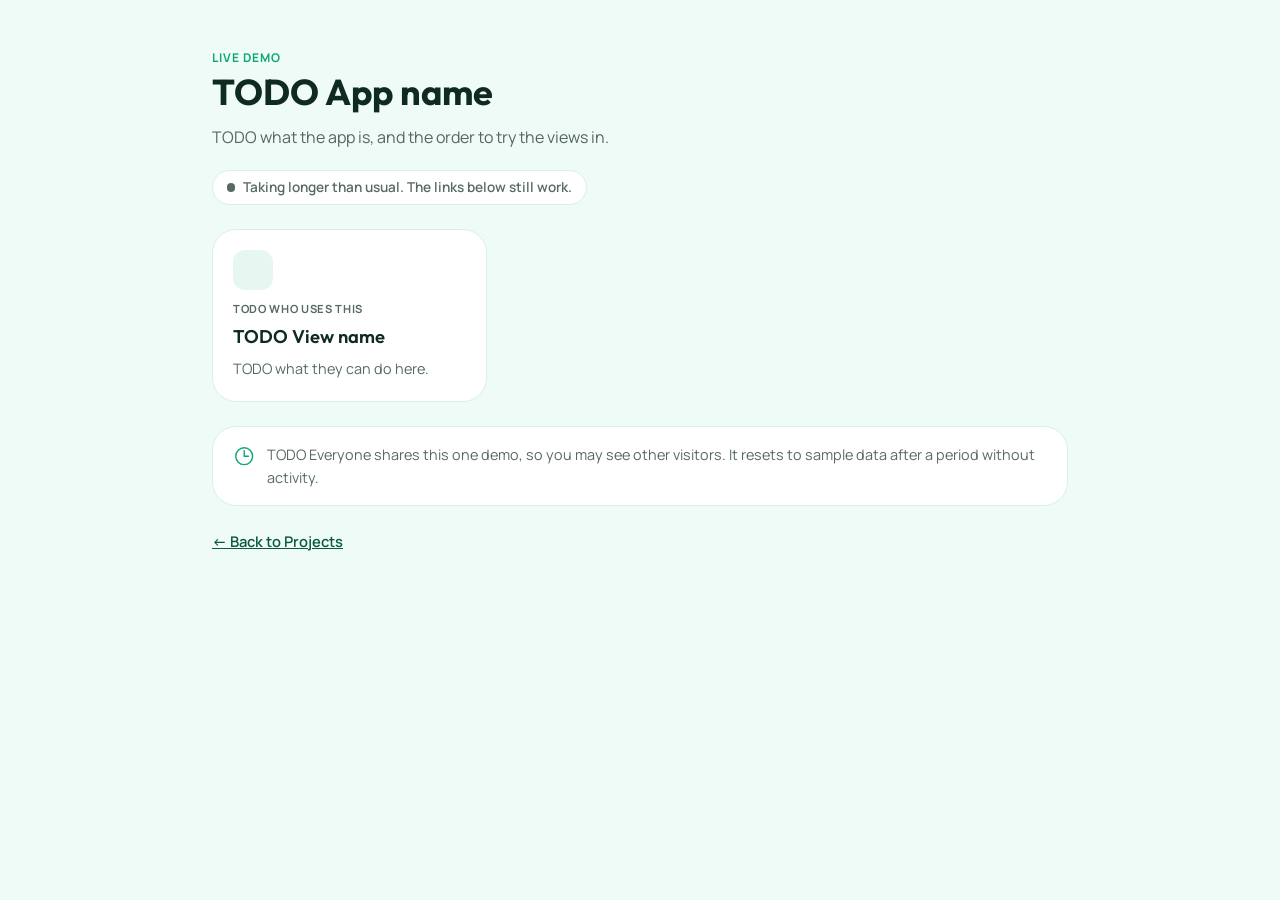
<file: demo-entry/index.html>
<!doctype html>
<!--
  Demo entry page template. Copy this folder into the app's repo (as lab-web/ or
  similar), then fill in the TODOs. See LAB.md, "Putting a project on the portfolio".

  What it does: loads instantly from the portfolio, pings the app so Cloud Run
  starts up, and shows a "Ready" chip once the app answers. The links to the
  app always work, so the page never blocks anyone.
-->
<html lang="en">
<head>
  <meta charset="utf-8">
  <meta name="viewport" content="width=device-width, initial-scale=1">
  <!-- TODO: the app's own fonts (from its design system). Delete these three lines to use system fonts. -->
  <link rel="preconnect" href="https://fonts.googleapis.com">
  <link rel="preconnect" href="https://fonts.gstatic.com" crossorigin>
  <link href="https://fonts.googleapis.com/css2?family=Outfit:wght@500;600;700&family=Manrope:wght@400;500;600;700&display=swap" rel="stylesheet">
  <title>TODO App name: live demo</title>
  <style>
    /* Styled as the app, not the portfolio: take these tokens from the app's
       design system. Light only unless the app follows the visitor's dark mode.
       Self-contained (LAB.md rule 5). */
    :root {
      --base-100: #ffffff; --base-200: #effbf6; --base-300: #daf0e6;
      --content: #0f2a21; --content-muted: rgba(15, 42, 33, 0.7);
      --primary: #0ea672; --primary-dark: #0b5a3f; --primary-tint: rgba(14, 166, 114, 0.1);
      /* --ready (optional): the ready chip's dot, for themes where the accent colour reads as an error. */
      --display: "Outfit", system-ui, sans-serif;
      --body: "Manrope", system-ui, -apple-system, "Segoe UI", sans-serif;
    }

    * { box-sizing: border-box; }
    html, body { margin: 0; padding: 0; background: var(--base-200); color: var(--content); font-family: var(--body); line-height: 1.6; }
    body { min-height: 100vh; }
    a { color: var(--primary-dark); }
    a:focus-visible { outline: 2px solid var(--primary); outline-offset: 2px; }

    main { max-width: 56rem; margin: 0 auto; padding: 3rem 1.25rem 4rem; }
    .eyebrow { margin: 0; font-size: 0.75rem; font-weight: 700; letter-spacing: 0.08em; text-transform: uppercase; color: var(--primary); }
    h1 { font-family: var(--display); font-size: 2.25rem; font-weight: 700; line-height: 1.15; margin: 0.25rem 0 0.75rem; }
    .lead { margin: 0 0 1.25rem; color: var(--content-muted); max-width: 60ch; }

    .status { display: inline-flex; align-items: center; gap: 0.5rem; margin: 0 0 1.5rem; padding: 0.35rem 0.85rem; border-radius: 999px; background: var(--base-100); border: 1.5px solid var(--base-300); font-size: 0.85rem; font-weight: 600; color: var(--content-muted); }
    .dot { width: 0.55rem; height: 0.55rem; border-radius: 50%; background: var(--content-muted); }
    .status[data-state="starting"] .dot { animation: pulse 1.2s ease-in-out infinite; }
    .status[data-state="ready"] { color: var(--primary-dark); }
    .status[data-state="ready"] .dot { background: var(--ready, var(--primary)); }
    @keyframes pulse { 50% { opacity: 0.25; } }
    @media (prefers-reduced-motion: reduce) { .status[data-state="starting"] .dot { animation: none; } }

    .views { display: grid; gap: 1rem; margin: 0 0 1.5rem; }
    @media (min-width: 640px) { .views { grid-template-columns: repeat(3, 1fr); } }
    .view { display: block; text-decoration: none; color: inherit; background: var(--base-100); border: 1.5px solid var(--base-300); border-radius: 1.5rem; padding: 1.25rem; transition: border-color 0.15s, box-shadow 0.15s; }
    .view:hover { border-color: var(--primary); box-shadow: 0 4px 14px rgba(0, 0, 0, 0.08); }
    .view:focus-visible { outline: 2px solid var(--primary); outline-offset: 2px; }
    .view .icon { display: grid; place-items: center; width: 2.5rem; height: 2.5rem; margin-bottom: 0.6rem; border-radius: 0.75rem; background: var(--primary-tint); color: var(--primary); }
    .view .icon svg { width: 1.25rem; height: 1.25rem; }
    .view .audience { margin: 0 0 0.25rem; font-size: 0.7rem; font-weight: 700; letter-spacing: 0.06em; text-transform: uppercase; color: var(--content-muted); }
    .view h2 { font-family: var(--display); font-size: 1.15rem; font-weight: 600; margin: 0 0 0.4rem; }
    .view p { margin: 0; font-size: 0.9rem; color: var(--content-muted); }

    .note { display: flex; gap: 0.75rem; background: var(--base-100); border: 1.5px solid var(--base-300); border-radius: 1.5rem; padding: 1rem 1.25rem; font-size: 0.9rem; color: var(--content-muted); }
    .note svg { flex: none; width: 1.4rem; height: 1.4rem; margin-top: 0.15rem; color: var(--primary); }
    .note p { margin: 0; }

    .links { margin-top: 1.5rem; font-size: 0.92rem; font-weight: 600; }
  </style>
</head>
<body>
<main>
  <p class="eyebrow">Live demo</p>
  <h1>TODO App name</h1>
  <!-- TODO: what the visitor should try, in one or two sentences. -->
  <p class="lead">TODO what the app is, and the order to try the views in.</p>

  <!-- The ping below flips this. The words are for people, so say what is happening. -->
  <p class="status" id="status" data-state="starting" role="status" aria-live="polite">
    <span class="dot" aria-hidden="true"></span><span id="status-text">Demo is getting ready</span>
  </p>

  <!-- TODO: one card per door into the app (a role, a screen, a persona). Use full
       URLs to the app so the links work without JavaScript. Keep target="_blank"
       if the point is to watch one view react to another. Icons are from
       heroicons.com (outline, 24px): paste each as inline SVG. -->
  <div class="views">
    <a class="view" href="https://YOUR-APP.run.app/TODO-path" target="_blank" rel="noreferrer">
      <span class="icon"><!-- TODO inline SVG --></span>
      <p class="audience">TODO who uses this</p>
      <h2>TODO View name</h2>
      <p>TODO what they can do here.</p>
    </a>
  </div>

  <!-- TODO: what is shared, what resets, what not to enter. Delete if none apply. -->
  <div class="note">
    <svg viewBox="0 0 24 24" fill="none" stroke="currentColor" stroke-width="1.5" aria-hidden="true"><path stroke-linecap="round" stroke-linejoin="round" d="M12 6v6h4.5m4.5 0a9 9 0 1 1-18 0 9 9 0 0 1 18 0Z"/></svg>
    <p>TODO Everyone shares this one demo, so you may see other visitors. It resets to sample data after a period without activity.</p>
  </div>

  <p class="links"><a href="../">← Back to Projects</a></p>
</main>

<script>
  // The app's root address. Cloud Run holds this request until an instance is up,
  // so when it resolves the app is ready. no-cors: the response can't be read,
  // which is fine because only "it answered" matters.
  const APP_URL = "https://YOUR-APP.run.app/"; // TODO
  const GIVE_UP_MS = 20000;

  const status = document.getElementById("status");
  const text = document.getElementById("status-text");
  const set = (state, message) => { status.dataset.state = state; text.textContent = message; };

  fetch(APP_URL, { mode: "no-cors", cache: "no-store", signal: AbortSignal.timeout(GIVE_UP_MS) })
    .then(() => set("ready", "Demo is ready"))
    .catch(() => set("slow", "Taking longer than usual. The links below still work."));
</script>
</body>
</html>
</file>
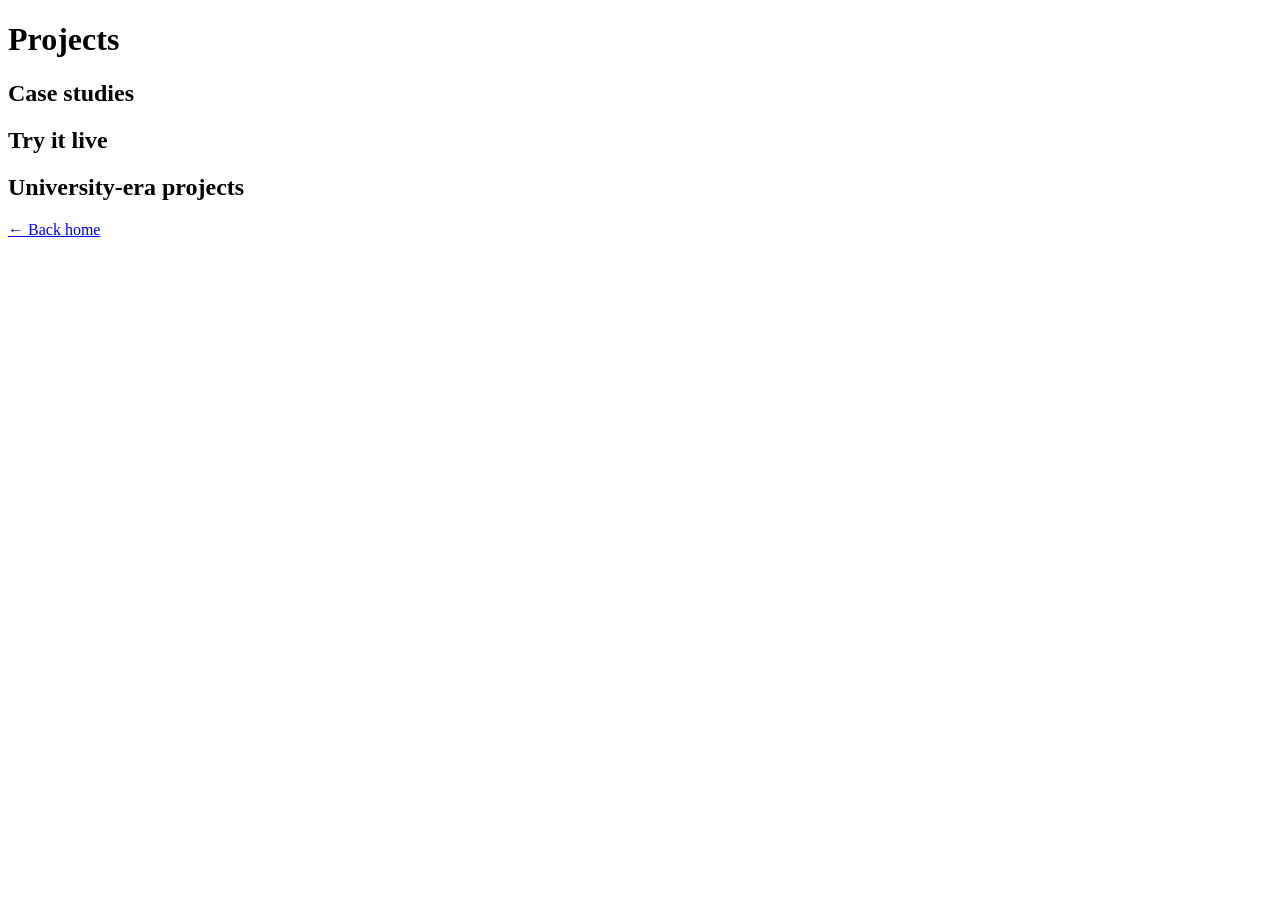
<file: site-src/other-projects.html>
<!doctype html>
<html lang="en">
<head>
  <meta charset="utf-8" />
  <meta name="viewport" content="width=device-width, initial-scale=1" />
  <title>Moved — {{site.name}}</title>
  <meta http-equiv="refresh" content="0; url=projects.html#smaller-work" />
  <link rel="canonical" href="projects.html#smaller-work" />
</head>
<body>
  <p>Other Projects now lives on the <a href="projects.html#smaller-work">Projects page</a>.</p>
</body>
</html>
</file>
